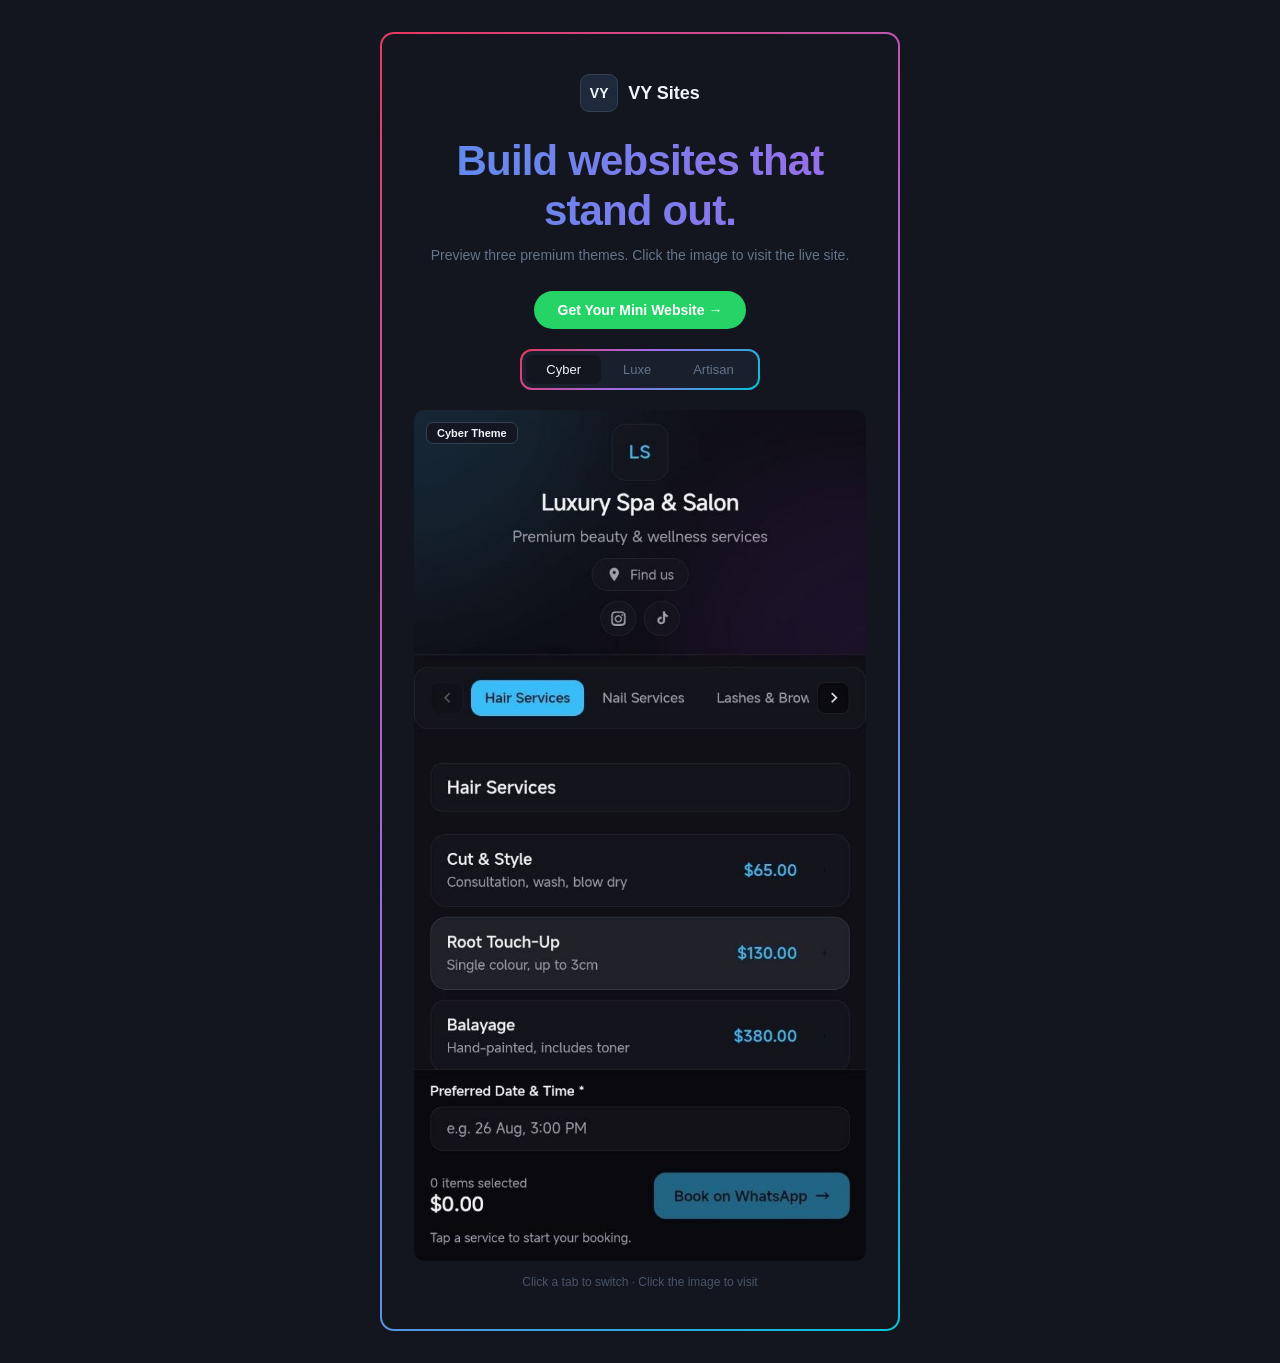
<file: index.html>
<!DOCTYPE html>
<html lang="en">
<head>
  <meta http-equiv="Content-Type" content="text/html; charset=UTF-8">
  <meta name="viewport" content="width=device-width, initial-scale=1">
  <title>VY Sites — Premium Website Themes</title>
  <meta name="description" content="Explore Cyber, Luxe, and Artisan website themes by VY Sites.">
  <link rel="icon" href="./logo.png" type="image/png">
  <style>
    *, *::before, *::after { box-sizing: border-box; margin: 0; padding: 0; }

    body {
      background: #13161f;
      min-height: 100vh;
      display: flex;
      align-items: center;
      justify-content: center;
      font-family: -apple-system, BlinkMacSystemFont, 'Segoe UI', Roboto, sans-serif;
      color: #f1f5f9;
      padding: 32px 20px;
    }

    /* Viewport-edge border on desktop - removed */

    /* Mobile: card with gradient border — same on all screen sizes */
    .page-border {
      padding: 2px;
      border-radius: 14px;
      background: linear-gradient(135deg, #e8395e 0%, #9b6dea 50%, #00c6d7 100%);
      width: 100%;
      max-width: 520px;
    }

    .container {
      background: #13161f;
      border-radius: 12px;
      padding: 40px 32px;
      width: 100%;
      display: flex;
      flex-direction: column;
      align-items: center;
    }

    /* Logo */
    .logo-row {
      display: flex;
      align-items: center;
      gap: 10px;
      margin-bottom: 24px;
    }

    .logo-icon {
      width: 38px;
      height: 38px;
      border-radius: 9px;
      background: #1e293b;
      border: 1px solid #334155;
      display: flex;
      align-items: center;
      justify-content: center;
    }

    .logo-icon span {
      font-weight: 700;
      font-size: 14px;
      color: #f1f5f9;
    }

    .logo-name {
      font-size: 18px;
      font-weight: 700;
      color: #f1f5f9;
    }

    h1 {
      font-size: clamp(26px, 5vw, 42px);
      font-weight: 700;
      letter-spacing: -0.02em;
      background: linear-gradient(90deg, #5b8dee, #9b6dea);
      -webkit-background-clip: text;
      -webkit-text-fill-color: transparent;
      background-clip: text;
      text-align: center;
      line-height: 1.2;
      margin-bottom: 10px;
    }

    .subtitle {
      color: #64748b;
      font-size: 14px;
      text-align: center;
      margin-bottom: 28px;
    }

    /* Tabs with gradient border */
    .tabs-border {
      padding: 2px;
      border-radius: 12px;
      background: linear-gradient(135deg, #e8395e 0%, #9b6dea 50%, #00c6d7 100%);
      margin-bottom: 20px;
    }

    .tabs {
      display: inline-flex;
      background: #1a1f2e;
      border-radius: 10px;
      padding: 4px;
      gap: 2px;
    }

    .tab {
      background: none;
      border: none;
      cursor: pointer;
      padding: 7px 20px;
      border-radius: 7px;
      font-size: 13px;
      font-weight: 500;
      color: #64748b;
      transition: all 0.2s;
    }

    .tab.active {
      background: #13161f;
      color: #f1f5f9;
    }

    .tab:hover:not(.active) {
      color: #cbd5e1;
    }

    /* Preview — no border */
    .preview-wrapper {
      width: 100%;
      border-radius: 10px;
      overflow: hidden;
      position: relative;
    }

    #preview-img {
      width: 100%;
      height: auto;
      display: block;
    }

    .preview-label {
      position: absolute;
      top: 12px;
      left: 12px;
      background: rgba(19, 22, 31, 0.85);
      backdrop-filter: blur(6px);
      border: 1px solid #334155;
      border-radius: 7px;
      padding: 4px 10px;
      font-size: 11px;
      font-weight: 600;
      color: #f1f5f9;
    }

    .preview-cta {
      position: absolute;
      bottom: 0;
      left: 0;
      right: 0;
      display: flex;
      justify-content: center;
      padding-bottom: 18px;
      text-decoration: none;
    }

    .preview-cta span {
      background: #ffffff;
      color: #13161f;
      border-radius: 999px;
      padding: 9px 20px;
      font-size: 13px;
      font-weight: 600;
      box-shadow: 0 2px 10px rgba(0,0,0,0.4);
      transition: opacity 0.2s;
    }

    .preview-cta:hover span {
      opacity: 0.85;
    }

    .hint {
      margin-top: 14px;
      color: #475569;
      font-size: 12px;
      text-align: center;
    }

    .wa-btn {
      display: inline-block;
      background: #25d366;
      color: #fff;
      text-decoration: none;
      font-size: 14px;
      font-weight: 600;
      padding: 11px 24px;
      border-radius: 999px;
      margin-bottom: 20px;
      transition: background 0.2s;
    }

    .wa-btn:hover {
      background: #1ebe5d;
    }
  </style>
</head>
<body>

  <div class="page-border">
    <div class="container">

      <div class="logo-row">
        <div class="logo-icon"><span>VY</span></div>
        <span class="logo-name">VY Sites</span>
      </div>

      <h1>Build websites that stand out.</h1>
      <p class="subtitle">Preview three premium themes. Click the image to visit the live site.</p>

      <a href="https://wa.me/60102697127?text=I%20want%20mini%20website" target="_blank" class="wa-btn">
        Get Your Mini Website →
      </a>

      <div class="tabs-border">
        <div class="tabs">
          <button class="tab active" id="tab-cyber"   onclick="switchTheme('cyber')">Cyber</button>
          <button class="tab"        id="tab-luxe"    onclick="switchTheme('luxe')">Luxe</button>
          <button class="tab"        id="tab-artisan" onclick="switchTheme('artisan')">Artisan</button>
        </div>
      </div>

      <div class="preview-wrapper">
        <a id="preview-link" href="https://vysites.com/cyber" target="_blank">
          <img id="preview-img" src="./cyber.jpg" alt="Cyber Theme Preview" />
        </a>
        <div id="preview-label" class="preview-label">Cyber Theme</div>
      </div>

      <p class="hint">Click a tab to switch · Click the image to visit</p>

    </div>
  </div>

  <script>
    var themes = {
      cyber:   { img: './cyber.jpg',   label: 'Cyber Theme',   url: 'https://vysites.com/cyber',   btn: 'Visit Cyber →' },
      luxe:    { img: './luxe.jpg',    label: 'Luxe Theme',    url: 'https://vysites.com/luxe',    btn: 'Visit Luxe →' },
      artisan: { img: './artisan.jpg', label: 'Artisan Theme', url: 'https://vysites.com/artisan', btn: 'Visit Artisan →' }
    };

    function switchTheme(name) {
      var t = themes[name];
      document.getElementById('preview-img').src = t.img;
      document.getElementById('preview-img').alt = t.label + ' Preview';
      document.getElementById('preview-label').textContent = t.label;
      document.getElementById('preview-link').href = t.url;
      ['cyber', 'luxe', 'artisan'].forEach(function(id) {
        document.getElementById('tab-' + id).classList.toggle('active', id === name);
      });
    }
  </script>

</body>
</html>
</file>
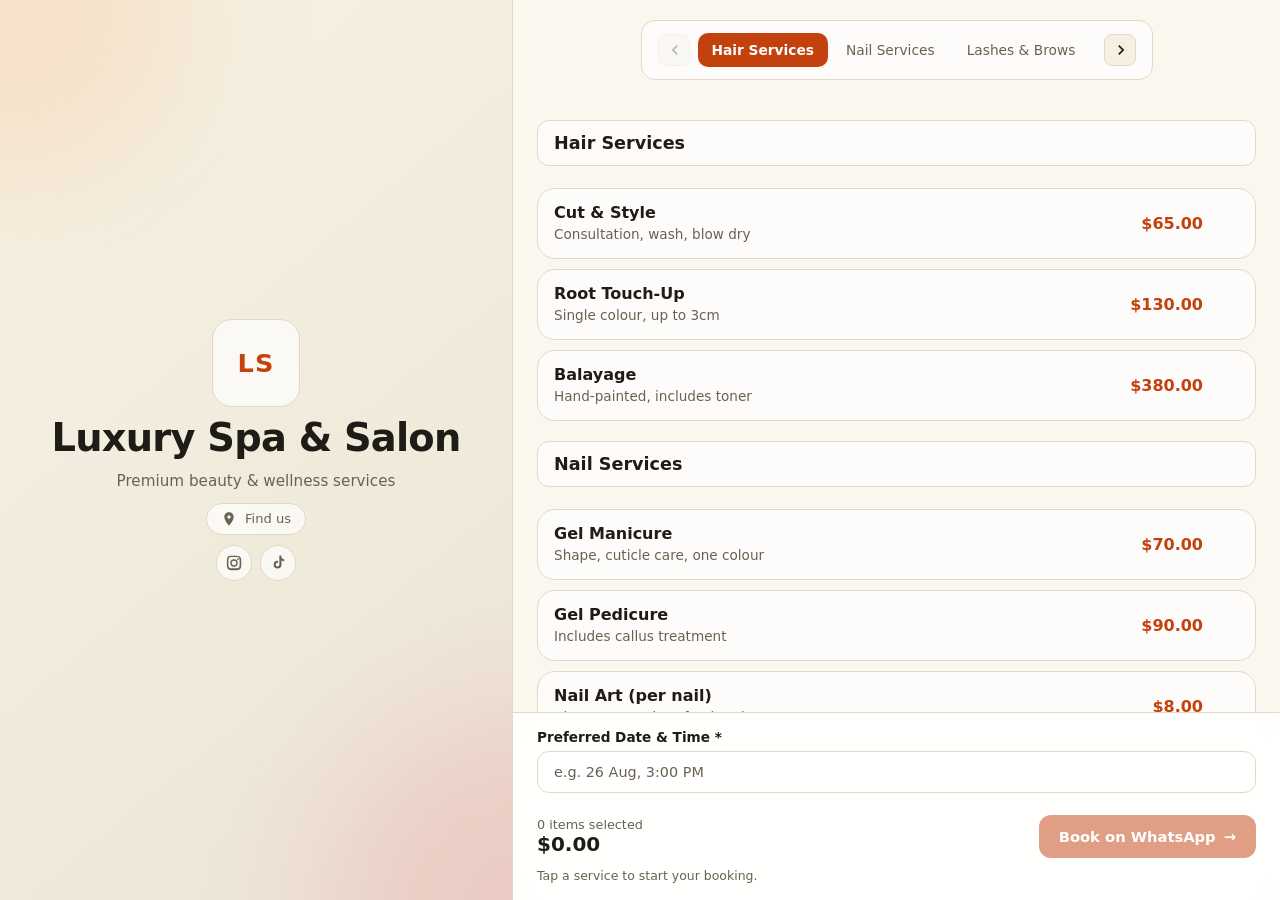
<file: artisan/index.html>
<!DOCTYPE html>
<html lang="en">
<head>
    <meta charset="UTF-8">
    <meta name="viewport" content="width=device-width, initial-scale=1.0, viewport-fit=cover">
    <title>Digital Storefront</title>
    <meta name="description" content="" data-meta-description>
    <meta name="theme-color" content="#0a0a0f">
    <meta name="apple-mobile-web-app-capable" content="yes">
    <meta name="apple-mobile-web-app-status-bar-style" content="black-translucent">
    <meta name="mobile-web-app-capable" content="yes">

    <meta property="og:type" content="website">
    <meta property="og:title" content="" data-meta-title>
    <meta property="og:description" content="" data-meta-description>
    <meta property="og:image" content="" data-meta-image>
    <meta name="twitter:card" content="summary_large_image">
    <meta name="twitter:title" content="" data-meta-title>
    <meta name="twitter:description" content="" data-meta-description>
    <meta name="twitter:image" content="" data-meta-image>


    <style>
/* Theme tokens: add a new client look by adding one [data-theme] block. */
:root[data-theme="cyber"] {
  color-scheme: dark;
  --bg: #0a0a0f;
  --hero-from: #12121a;
  --hero-to: #08080c;
  --panel: rgba(24, 24, 32, 0.4);
  --surface: rgba(24, 24, 32, 0.6);
  --surface-hover: rgba(39, 39, 48, 0.75);
  --bar: rgba(9, 9, 13, 0.85);
  --border: #27272f;
  --border-strong: #3f3f4a;
  --text: #f4f4f5;
  --text-muted: #a1a1aa;
  --accent: #38bdf8;
  --accent-hover: #7dd3fc;
  --accent-text: #04121c;
  --accent-soft: rgba(56, 189, 248, 0.12);
  --glow-a: #38bdf8;
  --glow-b: #a855f7;
  --radius: 16px;
  --font: "Inter", ui-sans-serif, system-ui, -apple-system, "Segoe UI", sans-serif;
}

:root[data-theme="luxe"] {
  color-scheme: light;
  --bg: #faf7f2;
  --hero-from: #faf7f2;
  --hero-to: #f2ece1;
  --panel: rgba(255, 255, 255, 0.45);
  --surface: rgba(255, 255, 255, 0.72);
  --surface-hover: #ffffff;
  --bar: rgba(255, 255, 255, 0.88);
  --border: #e6dccb;
  --border-strong: #cbbda3;
  --text: #1c1917;
  --text-muted: #6b6459;
  --accent: #b48a3c;
  --accent-hover: #9c742c;
  --accent-text: #ffffff;
  --accent-soft: rgba(180, 138, 60, 0.12);
  --glow-a: #d4af37;
  --glow-b: #8c6b2f;
  --radius: 14px;
  --font: "Cormorant Garamond", "Times New Roman", Georgia, serif;
}

:root[data-theme="artisan"] {
  color-scheme: light;
  --bg: #f5f0e1;
  --hero-from: #f7f2e4;
  --hero-to: #ebe5d5;
  --panel: rgba(255, 255, 255, 0.42);
  --surface: rgba(255, 255, 255, 0.7);
  --surface-hover: #ffffff;
  --bar: rgba(255, 255, 255, 0.9);
  --border: #e3d9c2;
  --border-strong: #c9b894;
  --text: #1f1b16;
  --text-muted: #6a6152;
  --accent: #c2410c;
  --accent-hover: #9a3412;
  --accent-text: #ffffff;
  --accent-soft: rgba(194, 65, 12, 0.1);
  --glow-a: #f97316;
  --glow-b: #e11d48;
  --radius: 18px;
  --font: "Inter", ui-sans-serif, system-ui, -apple-system, "Segoe UI", sans-serif;
}

*,
*::before,
*::after {
  box-sizing: border-box;
}

[hidden] {
  display: none !important;
}

html,
body {
  margin: 0;
  height: 100%;
}

body {
  font-family: var(--font);
  background: var(--bg);
  color: var(--text);
  -webkit-font-smoothing: antialiased;
  -webkit-tap-highlight-color: transparent;
}

.app {
  display: flex;
  flex-direction: column;
  height: 100vh;
  height: 100dvh;
  overflow: hidden;
}

/* ---------- Hero ---------- */
.hero {
  position: relative;
  flex: 0 0 auto;
  display: flex;
  flex-direction: column;
  align-items: center;
  justify-content: center;
  gap: 12px;
  padding: 20px 20px 18px;
  text-align: center;
  background: linear-gradient(140deg, var(--hero-from), var(--hero-to));
  overflow: hidden;
}

.hero__glow {
  position: absolute;
  inset: 0;
  opacity: 0.12;
  pointer-events: none;
}

.hero__glow::before,
.hero__glow::after {
  content: "";
  position: absolute;
  width: 24rem;
  height: 24rem;
  border-radius: 9999px;
  filter: blur(72px);
}

.hero__glow::before {
  top: 0;
  left: 0;
  background: var(--glow-a);
  transform: translate(-50%, -50%);
}

.hero__glow::after {
  right: 0;
  bottom: 0;
  background: var(--glow-b);
  transform: translate(50%, 50%);
}

.hero__inner {
  position: relative;
  z-index: 1;
  display: flex;
  flex-direction: column;
  align-items: center;
  gap: 10px;
  max-width: 34rem;
  min-width: 0;
}

.hero__logo {
  display: grid;
  place-items: center;
  width: 56px;
  height: 56px;
  border-radius: 14px;
  border: 1px solid var(--border);
  background: var(--surface);
  font-size: 1.1rem;
  font-weight: 700;
  letter-spacing: 0.04em;
  color: var(--accent);
  overflow: hidden;
}

.hero__logo img {
  width: 100%;
  height: 100%;
  object-fit: cover;
}

.hero__name {
  margin: 0;
  font-size: clamp(1.4rem, 5vw, 2.4rem);
  line-height: 1.1;
  font-weight: 700;
  letter-spacing: -0.02em;
  overflow-wrap: anywhere;
}

.hero__tagline {
  margin: 0;
  font-size: 0.95rem;
  line-height: 1.5;
  color: var(--text-muted);
  overflow-wrap: anywhere;
}

.badge {
  display: inline-flex;
  align-items: center;
  gap: 8px;
  padding: 7px 14px;
  border-radius: 9999px;
  border: 1px solid var(--border);
  background: var(--surface);
  font-size: 0.82rem;
  color: var(--text-muted);
  text-decoration: none;
  cursor: pointer;
  transition: border-color 0.18s ease, color 0.18s ease;
}

.badge:hover {
  border-color: var(--accent);
  color: var(--text);
}

.badge:hover .badge__icon {
  fill: var(--accent);
}

.badge__icon {
  width: 16px;
  height: 16px;
  fill: var(--text-muted);
  transition: fill 0.18s ease;
}

/* ---------- Catalogue panel ---------- */
.panel {
  display: flex;
  flex: 1;
  flex-direction: column;
  min-height: 0;
  background: var(--panel);
  border-top: 1px solid var(--border);
  overflow: hidden;
}

.tabs-wrapper {
  margin: 12px auto 0;
  width: min(100%, 32rem);
  flex: 0 0 auto;
}

.tabs-container {
  display: flex;
  align-items: center;
  gap: 8px;
  padding: 12px 16px;
  background: var(--surface);
  border: 1px solid var(--border);
  border-radius: 14px;
  min-height: 60px;
}

.tabs {
  display: flex;
  gap: 4px;
  flex: 1;
  overflow-x: auto;
  scrollbar-width: none;
  scroll-behavior: smooth;
}

.tabs::-webkit-scrollbar {
  display: none;
}

.tabs.simple-mode {
  display: flex;
  gap: 4px;
  padding: 10px;
  background: var(--surface);
  border: 1px solid var(--border);
  border-radius: 14px;
  overflow-x: auto;
  scrollbar-width: none;
}

.tabs.simple-mode .tab {
  flex: 1 0 auto;
}

.tabs-nav {
  display: grid;
  place-items: center;
  width: 32px;
  height: 32px;
  border: 1px solid var(--border);
  border-radius: 8px;
  background: var(--bg);
  color: var(--text);
  cursor: pointer;
  transition: border-color 0.18s ease, background 0.18s ease;
  flex: 0 0 auto;
}

.tabs-nav:hover {
  border-color: var(--accent);
  background: var(--accent-soft);
  color: var(--accent);
}

.tabs-nav:disabled {
  opacity: 0.3;
  cursor: not-allowed;
}

.tabs-nav--left {
  margin-left: 0;
}

.tabs-nav--right {
  margin-right: 0;
}

.tab {
  flex: 0 0 auto;
  padding: 9px 14px;
  border: 0;
  border-radius: 10px;
  background: transparent;
  color: var(--text-muted);
  font: inherit;
  font-size: 0.86rem;
  font-weight: 500;
  cursor: pointer;
  transition: background 0.18s ease, color 0.18s ease;
  white-space: nowrap;
}

.tab[aria-selected="true"] {
  background: var(--accent);
  color: var(--accent-text);
  font-weight: 700;
}

.catalogue {
  flex: 1;
  min-height: 0;
  max-height: 100%;
  overflow-y: auto;
  overscroll-behavior: contain;
  -webkit-overflow-scrolling: touch;
  padding: 14px 16px 18px;
}

.card-list {
  display: grid;
  gap: 10px;
  max-width: 46rem;
  margin: 0 auto;
}

.category-header {
  margin: 20px 0 12px;
  padding: 12px 16px;
  background: var(--surface);
  border: 1px solid var(--border);
  border-radius: 12px;
  font-size: 1.1rem;
  font-weight: 700;
  color: var(--text);
  scroll-margin-top: 100px;
}

.category-header--sticky {
  position: sticky;
  top: 0;
  z-index: 10;
  backdrop-filter: blur(12px);
}

.card {
  display: flex;
  align-items: center;
  border: 1px solid var(--border);
  border-radius: var(--radius);
  background: var(--surface);
  user-select: none;
  transition: border-color 0.18s ease, background 0.18s ease, transform 0.12s ease;
}

.card:hover:not([data-sold-out]) {
  border-color: var(--border-strong);
  background: var(--surface-hover);
}

.card:has(.card__main:active) {
  transform: scale(0.985);
}

.card[data-selected="true"] {
  border-color: var(--accent);
  background: var(--accent-soft);
}

.card[data-sold-out] {
  opacity: 0.45;
}

/* The card's own hit area — the stepper is a sibling, never nested inside it. */
.card__main {
  display: flex;
  flex: 1;
  align-items: center;
  gap: 14px;
  min-width: 0;
  padding: 14px 16px;
  border: 0;
  border-radius: inherit;
  background: transparent;
  color: inherit;
  font: inherit;
  text-align: left;
  cursor: pointer;
}

.card__main[disabled] {
  cursor: not-allowed;
}

.card__aside {
  display: flex;
  align-items: center;
  padding-right: 14px;
}

.card__body {
  flex: 1;
  min-width: 0;
}

.card__name {
  margin: 0;
  font-size: 1rem;
  font-weight: 600;
  overflow-wrap: anywhere;
}

.card[data-selected="true"] .card__name {
  color: var(--accent);
}

.card__desc {
  margin: 3px 0 0;
  font-size: 0.85rem;
  line-height: 1.4;
  color: var(--text-muted);
  overflow-wrap: anywhere;
}

.card__price {
  font-size: 1rem;
  font-weight: 700;
  color: var(--accent);
  white-space: nowrap;
}

.card__check {
  display: grid;
  place-items: center;
  width: 22px;
  height: 22px;
  border-radius: 9999px;
  border: 1px solid var(--border-strong);
  color: var(--accent-text);
  font-size: 0.7rem;
  cursor: pointer;
}

.card__check:hover {
  border-color: var(--accent);
}

.card[data-selected="true"] .card__check {
  background: var(--accent);
  border-color: var(--accent);
}

/* Quantity stepper */
.stepper {
  display: flex;
  align-items: center;
  gap: 2px;
  padding: 2px;
  border: 1px solid var(--border);
  border-radius: 9999px;
  background: var(--bg);
}

.stepper__btn {
  display: grid;
  place-items: center;
  width: 28px;
  height: 28px;
  border: 0;
  border-radius: 9999px;
  background: transparent;
  color: var(--text);
  font: inherit;
  font-size: 1rem;
  line-height: 1;
  cursor: pointer;
}

.stepper__btn:hover {
  background: var(--accent-soft);
  color: var(--accent);
}

.stepper__qty {
  min-width: 20px;
  text-align: center;
  font-size: 0.88rem;
  font-weight: 700;
  font-variant-numeric: tabular-nums;
}

.empty {
  padding: 28px 10px;
  text-align: center;
  color: var(--text-muted);
  font-size: 0.9rem;
}

/* ---------- Checkout bar ---------- */
.checkout {
  flex: 0 0 auto;
  border-top: 1px solid var(--border);
  background: var(--bar);
  backdrop-filter: blur(12px);
  padding: 12px 16px calc(12px + env(safe-area-inset-bottom));
}

.checkout__inner {
  display: flex;
  flex-direction: column;
  gap: 10px;
  max-width: 46rem;
  margin: 0 auto;
}

.basket {
  border: 1px solid var(--border);
  border-radius: 12px;
  background: var(--surface);
  overflow: hidden;
}

.basket__toggle {
  display: flex;
  align-items: center;
  justify-content: space-between;
  gap: 10px;
  width: 100%;
  padding: 10px 12px;
  border: 0;
  background: transparent;
  color: inherit;
  font: inherit;
  font-size: 0.85rem;
  cursor: pointer;
}

.basket__lines {
  display: grid;
  gap: 6px;
  max-height: 26vh;
  overflow-y: auto;
  overscroll-behavior: contain;
  padding: 0 12px 12px;
  font-size: 0.85rem;
  color: var(--text-muted);
}

.basket__line {
  display: flex;
  justify-content: space-between;
  gap: 12px;
}

.basket__line--fee {
  font-style: italic;
}

.checkout__row {
  display: flex;
  align-items: center;
  justify-content: space-between;
  gap: 12px;
}

.summary {
  min-width: 0;
}

.summary__count {
  font-size: 0.8rem;
  color: var(--text-muted);
}

.summary__total {
  font-size: 1.25rem;
  font-weight: 700;
  font-variant-numeric: tabular-nums;
}

.cta {
  display: inline-flex;
  align-items: center;
  gap: 8px;
  padding: 13px 20px;
  border: 0;
  border-radius: 12px;
  background: var(--accent);
  color: var(--accent-text);
  font: inherit;
  font-size: 0.92rem;
  font-weight: 700;
  cursor: pointer;
  transition: background 0.18s ease, transform 0.12s ease;
}

.cta:hover:not([disabled]) {
  background: var(--accent-hover);
}

.cta:active:not([disabled]) {
  transform: scale(0.97);
}

.cta[disabled] {
  opacity: 0.5;
  cursor: not-allowed;
}

.hint {
  margin: 0;
  font-size: 0.78rem;
  color: var(--text-muted);
  min-height: 1rem;
}

.datetime-field {
  margin-bottom: 12px;
}

.datetime-label {
  display: block;
  margin-bottom: 6px;
  font-size: 0.85rem;
  font-weight: 600;
  color: var(--text);
}

.datetime-input {
  width: 100%;
  padding: 12px 16px;
  border: 1px solid var(--border);
  border-radius: 12px;
  background: var(--surface);
  color: var(--text);
  font: inherit;
  font-size: 0.9rem;
  outline: none;
  transition: border-color 0.18s ease;
}

.datetime-input::placeholder {
  color: var(--text-muted);
}

.datetime-input:focus {
  border-color: var(--accent);
}

/* ---------- Branch Selection Modal ---------- */
.modal-overlay {
  position: fixed;
  inset: 0;
  background: rgba(0, 0, 0, 0.7);
  display: flex;
  align-items: center;
  justify-content: center;
  z-index: 1000;
  opacity: 0;
  visibility: hidden;
  transition: opacity 0.3s ease, visibility 0.3s ease;
}

.modal-overlay.active {
  opacity: 1;
  visibility: visible;
}

.modal {
  position: relative;
  background: var(--bg);
  border: 1px solid var(--border);
  border-radius: var(--radius);
  max-width: 400px;
  width: 90%;
  max-height: 80vh;
  overflow-y: auto;
  transform: scale(0.9);
  transition: transform 0.3s ease;
}

.modal-overlay.active .modal {
  transform: scale(1);
}

.modal__header {
  padding: 20px 50px 20px 20px;
  border-bottom: 1px solid var(--border);
}

.modal__title {
  margin: 0;
  font-size: 1.25rem;
  font-weight: 700;
  color: var(--text);
}

.modal__body {
  padding: 20px;
}

.modal__close {
  position: absolute;
  top: 16px;
  right: 16px;
  background: transparent;
  border: none;
  color: var(--text-muted);
  font-size: 1.5rem;
  cursor: pointer;
  padding: 4px;
  line-height: 1;
}

.modal__close:hover {
  color: var(--text);
}

.branch-list {
  display: flex;
  flex-direction: column;
  gap: 10px;
}

.branch-item {
  display: flex;
  align-items: center;
  justify-content: space-between;
  padding: 16px;
  border: 1px solid var(--border);
  border-radius: 12px;
  background: var(--surface);
  cursor: pointer;
  transition: border-color 0.18s ease, background 0.18s ease;
}

.branch-item:hover {
  border-color: var(--accent);
  background: var(--surface-hover);
}

.branch-item__name {
  font-weight: 600;
  color: var(--text);
}

.branch-item__phone {
  font-size: 0.85rem;
  color: var(--text-muted);
}

.pop {
  animation: pop 0.25s ease;
}

@keyframes pop {
  0% { transform: scale(1); }
  45% { transform: scale(1.12); }
  100% { transform: scale(1); }
}

:focus-visible {
  outline: 2px solid var(--accent);
  outline-offset: 2px;
}

@media (prefers-reduced-motion: reduce) {
  *,
  *::before,
  *::after {
    animation-duration: 0.001ms !important;
    transition-duration: 0.001ms !important;
  }
}

/* ---------- Hero extras: socials ---------- */
.hero__meta {
  display: flex;
  flex-wrap: wrap;
  align-items: center;
  justify-content: center;
  gap: 10px;
}

.socials {
  display: flex;
  flex-wrap: wrap;
  align-items: center;
  justify-content: center;
  gap: 8px;
}

.social {
  display: inline-flex;
  align-items: center;
  gap: 8px;
  padding: 8px;
  border-radius: 9999px;
  border: 1px solid var(--border);
  background: var(--surface);
  color: var(--text-muted);
  text-decoration: none;
  transition: color 0.18s ease, border-color 0.18s ease;
}

.social:hover {
  border-color: var(--accent);
  color: var(--accent);
}

.social svg {
  width: 18px;
  height: 18px;
  fill: currentColor;
}

.socials--labelled .social {
  padding: 8px 14px;
  border-radius: 9999px;
  font-size: 0.82rem;
}

/* ---------- Desktop split layout ---------- */
@media (min-width: 768px) {
  .app {
    flex-direction: row;
  }

  .hero {
    flex: 0 0 40%;
    padding: 40px;
    gap: 16px;
  }

  .hero__logo {
    width: 88px;
    height: 88px;
    border-radius: 20px;
    font-size: 1.6rem;
  }

  .panel {
    flex: 1;
    border-top: 0;
    border-left: 1px solid var(--border);
  }

  .tabs-wrapper {
    margin-top: 20px;
  }

  .catalogue {
    padding: 20px 24px 24px;
  }

  .checkout {
    padding: 16px 24px;
  }
}

    </style>
</head>
<body>
    <main class="app">
        <!-- Branding -->
        <header class="hero">
            <div class="hero__glow" aria-hidden="true"></div>
            <div class="hero__inner">
                <div class="hero__logo" id="logo"></div>
                <h1 class="hero__name" id="business-name"></h1>
                <p class="hero__tagline" id="tagline"></p>
                <a class="badge" id="status-badge" href="#" target="_blank" rel="noopener noreferrer">
                    <svg class="badge__icon" viewBox="0 0 24 24" aria-hidden="true">
                        <path d="M12 2C8.13 2 5 5.13 5 9c0 5.25 7 13 7 13s7-7.75 7-13c0-3.87-3.13-7-7-7zm0 9.5c-1.38 0-2.5-1.12-2.5-2.5s1.12-2.5 2.5-2.5 2.5 1.12 2.5 2.5-1.12 2.5-2.5 2.5z"/>
                    </svg>
                    <span id="status-text"></span>
                </a>
                <div class="hero__meta">
                    <div class="socials" id="socials" aria-label="Social links" hidden></div>
                </div>
            </div>
        </header>

        <!-- Catalogue -->
        <section class="panel" aria-label="Menu">
            <div class="tabs-wrapper" id="tabs-wrapper">
                <div class="tabs-container" id="tabs-container" hidden>
                    <button class="tabs-nav tabs-nav--left" id="tabs-nav-left" aria-label="Scroll categories left">
                        <svg viewBox="0 0 24 24" width="20" height="20" fill="currentColor">
                            <path d="M15.41 7.41L14 6l-6 6 6 6 1.41-1.41L10.83 12z"/>
                        </svg>
                    </button>
                    <div class="tabs" id="tabs" role="tablist" aria-label="Categories"></div>
                    <button class="tabs-nav tabs-nav--right" id="tabs-nav-right" aria-label="Scroll categories right">
                        <svg viewBox="0 0 24 24" width="20" height="20" fill="currentColor">
                            <path d="M10 6L8.59 7.41 13.17 12l-4.58 4.59L10 18l6-6z"/>
                        </svg>
                    </button>
                </div>
            </div>
            <div class="catalogue" id="catalogue"></div>

            <!-- Checkout -->
            <div class="checkout">
                <div class="checkout__inner">
                    <div class="basket" id="basket" hidden>
                        <button type="button" class="basket__toggle" id="basket-toggle"
                                aria-expanded="false" aria-controls="basket-lines">
                            <span id="basket-label"></span>
                            <span aria-hidden="true">View</span>
                        </button>
                        <div class="basket__lines" id="basket-lines" hidden></div>
                    </div>

                    <div class="checkout__row">
                        <div class="summary">
                            <div class="summary__count" id="count" aria-live="polite"></div>
                            <div class="summary__total" id="total"></div>
                        </div>
                        <button type="button" class="cta" id="cta" disabled>
                            Order on WhatsApp
                            <span aria-hidden="true">&rarr;</span>
                        </button>
                    </div>

                    <p class="hint" id="hint" aria-live="polite"></p>
                </div>
            </div>
        </section>
    </main>

    <!-- Branch Selection Modal -->
    <div class="modal-overlay" id="branch-modal" aria-hidden="true">
        <div class="modal" role="dialog" aria-modal="true" aria-labelledby="modal-title">
            <button class="modal__close" id="modal-close" aria-label="Close modal">&times;</button>
            <div class="modal__header">
                <h2 class="modal__title" id="modal-title">Select Branch</h2>
            </div>
            <div class="modal__body">
                <div class="branch-list" id="branch-list"></div>
            </div>
        </div>
    </div>

    <script src="config.js"></script>
    <script>
    /* ---- shared.js ---- */
/*
 * Shared functionality: branding, socials, formatting.
 * No business data lives in this file.
 */
function money(amount) {
  const { symbol, locale, decimals } = CONFIG.currency;
  return `${symbol}${amount.toLocaleString(locale, {
    minimumFractionDigits: decimals,
    maximumFractionDigits: decimals,
  })}`;
}

function initials(name) {
  return name
    .split(/\s+/)
    .filter(Boolean)
    .slice(0, 2)
    .map((word) => word[0].toUpperCase())
    .join("");
}

function resolveTheme() {
  return CONFIG.theme;
}

/* ---------- social icons ---------- */

/* Simple monochrome glyphs so no icon font or CDN is needed. */
const SOCIAL_PATHS = {
  instagram:
    "M12 2.2c-2.7 0-3 0-4.1.1-1 0-1.7.2-2.3.4-.6.3-1.1.6-1.6 1.1S3.2 4.9 3 5.5c-.2.6-.4 1.3-.4 2.3C2.5 9 2.5 9.3 2.5 12s0 3 .1 4.1c0 1 .2 1.7.4 2.3.3.6.6 1.1 1.1 1.6s1 .8 1.6 1.1c.6.2 1.3.4 2.3.4 1.1.1 1.4.1 4.1.1s3 0 4.1-.1c1 0 1.7-.2 2.3-.4.6-.3 1.1-.6 1.6-1.1s.8-1 1.1-1.6c.2-.6.4-1.3.4-2.3.1-1.1.1-1.4.1-4.1s0-3-.1-4.1c0-1-.2-1.7-.4-2.3-.3-.6-.6-1.1-1.1-1.6s-1-.8-1.6-1.1c-.6-.2-1.3-.4-2.3-.4C15 2.2 14.7 2.2 12 2.2zm0 1.8c2.7 0 2.9 0 4 .1.8 0 1.2.2 1.5.3.4.1.7.3 1 .6.3.3.5.6.6 1 .1.3.3.7.3 1.5.1 1.1.1 1.3.1 4s0 2.9-.1 4c0 .8-.2 1.2-.3 1.5-.1.4-.3.7-.6 1-.3.3-.6.5-1 .6-.3.1-.7.3-1.5.3-1.1.1-1.3.1-4 .1s-2.9 0-4-.1c-.8 0-1.2-.2-1.5-.3-.4-.1-.7-.3-1-.6-.3-.3-.5-.6-.6-1-.1-.3-.3-.7-.3-1.5-.1-1.1-.1-1.3-.1-4s0-2.9.1-4c0-.8.2-1.2.3-1.5.1-.4.3-.7.6-1 .3-.3.6-.5 1-.6.3-.1.7-.3 1.5-.3 1.1-.1 1.3-.1 4-.1zm0 3.1a4.9 4.9 0 100 9.8 4.9 4.9 0 000-9.8zm0 8a3.1 3.1 0 110-6.2 3.1 3.1 0 010 6.2zm6.3-8.2a1.15 1.15 0 11-2.3 0 1.15 1.15 0 012.3 0z",
  facebook:
    "M13.5 21v-8h2.7l.4-3.1h-3.1V7.9c0-.9.3-1.5 1.6-1.5h1.6V3.6c-.3 0-1.3-.1-2.4-.1-2.4 0-4 1.5-4 4.1v2.3H7.6V13h2.7v8h3.2z",
  tiktok:
    "M16.6 2h-2.8v12.2a2.4 2.4 0 11-2.4-2.4c.3 0 .5 0 .7.1V9c-.2 0-.5-.1-.7-.1a5.2 5.2 0 105.2 5.2V8.4c1 .8 2.3 1.3 3.7 1.3V6.9a3.7 3.7 0 01-3.7-3.7V2z",
  youtube:
    "M21.6 7.2c-.2-.9-.9-1.6-1.8-1.8C18.2 5 12 5 12 5s-6.2 0-7.8.4c-.9.2-1.6.9-1.8 1.8C2 8.8 2 12 2 12s0 3.2.4 4.8c.2.9.9 1.6 1.8 1.8C5.8 19 12 19 12 19s6.2 0 7.8-.4c.9-.2 1.6-.9 1.8-1.8.4-1.6.4-4.8.4-4.8s0-3.2-.4-4.8zM10 15.2V8.8L15.5 12 10 15.2z",
  google:
    "M21.4 10.2h-9v3.6h5.2a5.3 5.3 0 01-5.2 3.9 5.7 5.7 0 110-11.4c1.4 0 2.7.5 3.7 1.4l2.6-2.6A9.4 9.4 0 0012.4 2.5a9.5 9.5 0 100 19c5.3 0 9.1-3.7 9.1-9 0-.8-.1-1.5-.1-2.3z",
  whatsapp:
    "M12 2a9.9 9.9 0 00-8.5 15L2 22l5.1-1.4A9.9 9.9 0 1012 2zm0 1.8a8.1 8.1 0 11-4.2 15l-.3-.2-3 .8.8-2.9-.2-.3A8.1 8.1 0 0112 3.8zm-3.6 4c-.2 0-.5.1-.7.4-.3.3-.9 1-.9 2s.7 2 1 2.4c.3.4 1.8 2.9 4.5 3.9 2.2.9 2.7.7 3.2.7.5-.1 1.6-.7 1.8-1.3.2-.6.2-1.2.2-1.3-.1-.1-.3-.2-.5-.3l-1.8-.9c-.2-.1-.4-.1-.6.1l-.8 1c-.1.2-.3.2-.5.1a6.6 6.6 0 01-3.3-2.9c-.1-.2 0-.4.1-.5l.6-.7c.1-.2.2-.3.1-.5l-.8-1.8c-.2-.4-.4-.4-.5-.4h-.1z",
};

function socialIcon(label) {
  const key = label.toLowerCase().replace(/[^a-z]/g, "");
  const path = SOCIAL_PATHS[key];
  if (!path) return null;
  const svg = document.createElementNS("http://www.w3.org/2000/svg", "svg");
  svg.setAttribute("viewBox", "0 0 24 24");
  svg.setAttribute("aria-hidden", "true");
  svg.setAttribute("focusable", "false");
  const shape = document.createElementNS("http://www.w3.org/2000/svg", "path");
  shape.setAttribute("d", path);
  svg.append(shape);
  return svg;
}

function renderSocials(container, options = {}) {
  if (!container) return;
  const socials = CONFIG.socials || [];
  container.hidden = socials.length === 0;
  container.replaceChildren(
    ...socials.flatMap((social) => {
      const icon = socialIcon(social.label);
      if (!icon) return []; // skip unrecognised platforms
      const link = document.createElement("a");
      link.className = "social";
      link.href = social.url;
      link.target = "_blank";
      link.rel = "noopener noreferrer";
      link.setAttribute("aria-label", `${CONFIG.business.name} on ${social.label}`);
      link.append(icon);
      if (options.showLabels) {
        const text = document.createElement("span");
        text.className = "social__label";
        text.textContent = social.label;
        link.append(text);
      }
      return [link];
    })
  );
}

/* ---------- branding ---------- */

function applyBranding() {
  const { business } = CONFIG;
  document.documentElement.dataset.theme = resolveTheme();
  document.title = business.pageTitle || business.name;

  const set = (id, text) => {
    const node = document.getElementById(id);
    if (node) node.textContent = text || "";
  };
  set("business-name", business.name);
  set("tagline", business.tagline);
  set("status-text", business.status);

  const badge = document.getElementById("status-badge");
  if (badge) {
    badge.hidden = !business.status;
    if (business.mapLink) {
      badge.href = business.mapLink;
    }
  }

  const logo = document.getElementById("logo");
  if (logo) {
    if (business.logo) {
      const img = document.createElement("img");
      img.src = business.logo;
      img.alt = `${business.name} logo`;
      logo.replaceChildren(img);
    } else {
      logo.textContent = initials(business.name);
    }
  }

  document.querySelectorAll("[data-meta-description]").forEach((tag) => {
    tag.setAttribute("content", business.description || business.tagline);
  });
  document.querySelectorAll("[data-meta-title]").forEach((tag) => {
    tag.setAttribute("content", business.pageTitle || business.name);
  });
  if (business.shareImage) {
    document.querySelectorAll("[data-meta-image]").forEach((tag) => {
      tag.setAttribute("content", business.shareImage);
    });
  }

  document.querySelectorAll("[data-keep-params]").forEach((link) => {
    if (typeof withParams === "function") {
      link.href = withParams(link.getAttribute("href"));
    }
  });
}

function whatsappLink(message) {
  const phone = String(CONFIG.whatsapp.phone).replace(/\D/g, "");
  if (!phone) return "";
  return `https://wa.me/${phone}?text=${encodeURIComponent(message)}`;
}

    /* ---- app.js ---- */
/*
 * Rendering + basket state. No business data lives in this file.
 */
/* Scoped per business so previewing another preset never inherits its basket. */
const STORAGE_KEY = `vae-basket-v1:${CONFIG.business.name}`;
const basket = new Map(); // itemId -> quantity

const el = {
  socials: document.getElementById("socials"),
  tabsWrapper: document.getElementById("tabs-wrapper"),
  tabsContainer: document.getElementById("tabs-container"),
  tabs: document.getElementById("tabs"),
  tabsNavLeft: document.getElementById("tabs-nav-left"),
  tabsNavRight: document.getElementById("tabs-nav-right"),
  catalogue: document.getElementById("catalogue"),
  basket: document.getElementById("basket"),
  basketToggle: document.getElementById("basket-toggle"),
  basketLabel: document.getElementById("basket-label"),
  basketLines: document.getElementById("basket-lines"),
  count: document.getElementById("count"),
  total: document.getElementById("total"),
  cta: document.getElementById("cta"),
  hint: document.getElementById("hint"),
  branchModal: document.getElementById("branch-modal"),
  branchList: document.getElementById("branch-list"),
  modalClose: document.getElementById("modal-close"),
};

// Store observer for cleanup
let scrollspyObserver = null;
// Flag to suppress scrollspy highlights during programmatic scrolling
let isProgrammaticScroll = false;

const labels = CONFIG.labels || {};

const itemIndex = new Map();
CONFIG.categories.forEach((category) =>
  category.items.forEach((item) => itemIndex.set(item.id, { ...item, category: category.label }))
);

/* ---------- helpers ---------- */

function feeTotal() {
  return (CONFIG.fees || []).reduce((sum, fee) => sum + fee.amount, 0);
}

function itemsTotal() {
  let sum = 0;
  basket.forEach((qty, id) => {
    const item = itemIndex.get(id);
    if (item) sum += item.price * qty;
  });
  return sum;
}

function itemCount() {
  let sum = 0;
  basket.forEach((qty) => {
    sum += qty;
  });
  return sum;
}

/* ---------- rendering ---------- */

function shouldUseAdvancedNavigation() {
  return CONFIG.categories.length >= 4;
}

function renderTabs() {
  const advanced = shouldUseAdvancedNavigation();

  if (advanced) {
    // Advanced mode: show the full tabs-container (with arrow buttons)
    if (el.tabsContainer) el.tabsContainer.hidden = false;

    // Render pills into the existing #tabs div inside tabs-container
    if (!el.tabs) return;
    el.tabs.className = "tabs";

    // Remove any previous keydown listener before re-adding to prevent accumulation
    if (el.tabs._keydownHandler) {
      el.tabs.removeEventListener("keydown", el.tabs._keydownHandler);
    }
    el.tabs._keydownHandler = onTabKeydown;

    el.tabs.replaceChildren(
      ...CONFIG.categories.map((category, index) => {
        const tab = document.createElement("button");
        tab.type = "button";
        tab.className = "tab";
        tab.id = `tab-${category.id}`;
        tab.setAttribute("role", "tab");
        tab.textContent = category.label;
        tab.setAttribute("aria-selected", String(index === 0));
        tab.setAttribute("aria-controls", `panel-${category.id}`);
        tab.tabIndex = index === 0 ? 0 : -1;
        tab.addEventListener("click", () => selectCategory(category.id));
        return tab;
      })
    );
    el.tabs.addEventListener("keydown", el.tabs._keydownHandler);
    setupTabsNavigation();
  } else {
    // Simple mode: hide tabs-container entirely, inject a standalone pill row
    if (el.tabsContainer) el.tabsContainer.hidden = true;

    // Remove any previously injected simple-mode row
    const existing = el.tabsWrapper && el.tabsWrapper.querySelector(".tabs.simple-mode");
    if (existing) existing.remove();

    if (!el.tabsWrapper) return;

    const simpleRow = document.createElement("div");
    simpleRow.className = "tabs simple-mode";
    simpleRow.setAttribute("role", "tablist");
    simpleRow.setAttribute("aria-label", "Categories");

    CONFIG.categories.forEach((category, index) => {
      const tab = document.createElement("button");
      tab.type = "button";
      tab.className = "tab";
      tab.id = `tab-${category.id}`;
      tab.setAttribute("role", "tab");
      tab.textContent = category.label;
      tab.setAttribute("aria-selected", String(index === 0));
      tab.setAttribute("aria-controls", `panel-${category.id}`);
      tab.tabIndex = index === 0 ? 0 : -1;
      tab.addEventListener("click", () => selectCategory(category.id));
      simpleRow.appendChild(tab);
    });

    simpleRow.addEventListener("keydown", onTabKeydown);
    el.tabsWrapper.appendChild(simpleRow);

    // Point el.tabs at the new row so the rest of the code can use it
    el.tabs = simpleRow;
  }
}

function card(item) {
  const selected = basket.has(item.id);
  const soldOut = item.available === false;

  const wrapper = document.createElement("div");
  wrapper.className = "card";
  wrapper.dataset.itemId = item.id;
  wrapper.dataset.selected = String(selected);
  if (soldOut) {
    wrapper.dataset.soldOut = "true";
  }

  const button = document.createElement("button");
  button.type = "button";
  button.className = "card__main";
  button.setAttribute("aria-pressed", String(selected));
  button.disabled = soldOut;

  const body = document.createElement("div");
  body.className = "card__body";
  const name = document.createElement("h3");
  name.className = "card__name";
  name.textContent = soldOut ? `${item.name} — sold out` : item.name;
  body.append(name);
  if (item.desc) {
    const desc = document.createElement("p");
    desc.className = "card__desc";
    desc.textContent = item.desc;
    body.append(desc);
  }

  const price = document.createElement("span");
  price.className = item.price ? "card__price" : "card__price card__price--quote";
  price.textContent = item.price ? money(item.price) : item.note || "On quote";

  button.append(body, price);
  button.addEventListener("click", () => toggleItem(item.id));

  const aside = document.createElement("div");
  aside.className = "card__aside";
  const checkOrStepper = selected ? stepper(item) : check();
  if (!selected) {
    checkOrStepper.addEventListener("click", () => toggleItem(item.id));
  }
  aside.append(checkOrStepper);

  wrapper.append(button, aside);
  return wrapper;
}

function check() {
  const mark = document.createElement("button");
  mark.type = "button";
  mark.className = "card__check";
  mark.setAttribute("aria-hidden", "true");
  mark.setAttribute("tabindex", "-1");
  mark.textContent = "+";
  mark.style.cursor = "pointer";
  mark.style.border = "none";
  mark.style.background = "transparent";
  mark.style.padding = "0";
  return mark;
}

function stepper(item) {
  const wrap = document.createElement("div");
  wrap.className = "stepper";

  const minus = document.createElement("button");
  minus.type = "button";
  minus.className = "stepper__btn";
  minus.textContent = "−";
  minus.setAttribute("aria-label", `Remove one ${item.name}`);
  minus.dataset.control = "minus";
  minus.addEventListener("click", () => changeQty(item.id, -1));

  const qty = document.createElement("span");
  qty.className = "stepper__qty";
  qty.textContent = String(basket.get(item.id));

  const plus = document.createElement("button");
  plus.type = "button";
  plus.className = "stepper__btn";
  plus.textContent = "+";
  plus.setAttribute("aria-label", `Add one ${item.name}`);
  plus.dataset.control = "plus";
  plus.addEventListener("click", () => changeQty(item.id, 1));

  wrap.append(minus, qty, plus);
  return wrap;
}

function renderCatalogue(activeId) {
  el.catalogue.replaceChildren(
    ...CONFIG.categories.map((category) => {
      const panel = document.createElement("div");
      panel.className = "card-list";
      panel.id = `panel-${category.id}`;
      panel.setAttribute("role", "tabpanel");
      panel.setAttribute("aria-labelledby", `tab-${category.id}`);

      // Show all categories in advanced navigation mode, or single category in simple mode
      if (shouldUseAdvancedNavigation()) {
        panel.hidden = false;
        // Add category header with a stable id for the IntersectionObserver
        const header = document.createElement("h2");
        header.className = "category-header";
        header.id = `header-${category.id}`;
        header.textContent = category.label;
        panel.prepend(header);
      } else {
        panel.hidden = category.id !== activeId;
      }

      if (!category.items.length) {
        const empty = document.createElement("p");
        empty.className = "empty";
        empty.textContent = "Nothing here yet — check the other categories.";
        panel.append(empty);
      } else {
        panel.append(...category.items.map(card));
      }
      return panel;
    })
  );
}

function renderBasket() {
  const count = itemCount();
  const items = itemsTotal();
  const fees = count ? feeTotal() : 0;

  el.count.textContent = count === 1 ? "1 item selected" : `${count} items selected`;
  el.total.textContent = money(items + fees);
  el.total.classList.remove("pop");
  if (count) {
    void el.total.offsetWidth;
    el.total.classList.add("pop");
  }

  el.basket.hidden = count === 0;
  el.basketLabel.textContent = count === 1 ? "1 item in basket" : `${count} items in basket`;

  const lines = [];
  basket.forEach((qty, id) => {
    const item = itemIndex.get(id);
    if (!item) return;
    lines.push({
      label: `${qty}× ${item.name}`,
      value: item.price ? money(item.price * qty) : item.note || "On quote",
    });
  });
  (CONFIG.fees || []).forEach((fee) => {
    if (count) lines.push({ label: fee.label, value: money(fee.amount), fee: true });
  });

  el.basketLines.replaceChildren(
    ...lines.map((line) => {
      const row = document.createElement("div");
      row.className = line.fee ? "basket__line basket__line--fee" : "basket__line";
      const label = document.createElement("span");
      label.textContent = line.label;
      const value = document.createElement("span");
      value.textContent = line.value;
      row.append(label, value);
      return row;
    })
  );

  const belowMinimum = CONFIG.minimumOrder && items > 0 && items < CONFIG.minimumOrder;
  const dateTimeMissing = CONFIG.niche === "services" && count > 0 && !getDateTimeValue();
  el.cta.disabled = count === 0 || belowMinimum || dateTimeMissing;
  if (!count) {
    el.hint.textContent = labels.emptyHint || "Tap an item to start your order.";
  } else if (belowMinimum) {
    const scope = feeTotal() ? " before fees" : "";
    el.hint.textContent = `Minimum order is ${money(CONFIG.minimumOrder)}${scope} — add ${money(
      CONFIG.minimumOrder - items
    )} more.`;
  } else if (dateTimeMissing) {
    el.hint.textContent = "Please enter your preferred date & time.";
  } else {
    el.hint.textContent = "";
  }
}

/* ---------- state ---------- */

function selectCategory(categoryId) {
  Array.from(el.tabs.children).forEach((tab) => {
    const active = tab.id === `tab-${categoryId}`;
    tab.setAttribute("aria-selected", String(active));
    tab.tabIndex = active ? 0 : -1;
  });

  if (shouldUseAdvancedNavigation()) {
    // Suppress scrollspy while we programmatically scroll to the section
    isProgrammaticScroll = true;
    clearTimeout(selectCategory._timer);
    const panel = el.catalogue.querySelector(`#panel-${categoryId}`);
    if (panel) {
      panel.scrollIntoView({ behavior: "smooth", block: "start" });
    }
    // Re-enable scrollspy after the smooth-scroll animation finishes (~600ms)
    selectCategory._timer = setTimeout(() => { isProgrammaticScroll = false; }, 600);
  } else {
    Array.from(el.catalogue.children).forEach((panel) => {
      panel.hidden = panel.id !== `panel-${categoryId}`;
    });
    el.catalogue.scrollTop = 0;
  }
}

function onTabKeydown(event) {
  const tabs = Array.from(el.tabs.children);
  const current = tabs.findIndex((tab) => tab.getAttribute("aria-selected") === "true");
  const offset = event.key === "ArrowRight" ? 1 : event.key === "ArrowLeft" ? -1 : 0;
  if (!offset) return;
  event.preventDefault();
  const next = tabs[(current + offset + tabs.length) % tabs.length];
  if (shouldUseAdvancedNavigation()) {
    const categoryId = next.id.replace("tab-", "");
    highlightTab(categoryId);
    centerTab(categoryId);
    // Suppress scrollspy during keyboard-initiated scroll (same as click path)
    isProgrammaticScroll = true;
    clearTimeout(onTabKeydown._timer);
    const panel = el.catalogue.querySelector(`#panel-${categoryId}`);
    if (panel) {
      panel.scrollIntoView({ behavior: "smooth", block: "start" });
    }
    onTabKeydown._timer = setTimeout(() => { isProgrammaticScroll = false; }, 600);
  } else {
    selectCategory(next.id.replace("tab-", ""));
  }
  next.focus();
}

function activeCategoryId() {
  const active = Array.from(el.tabs.children).find(
    (tab) => tab.getAttribute("aria-selected") === "true"
  );
  return active ? active.id.replace("tab-", "") : CONFIG.categories[0].id;
}

/* Re-rendering a category drops focus, so put it back where the user left it. */
function focusTarget() {
  const focused = document.activeElement;
  const card = focused && focused.closest ? focused.closest(".card") : null;
  if (!card) return null;
  return { itemId: card.dataset.itemId, control: focused.dataset.control || "main" };
}

function restoreFocus(target) {
  if (!target) return;
  const card = el.catalogue.querySelector(`[data-item-id="${target.itemId}"]`);
  if (!card) return;
  const next =
    card.querySelector(`[data-control="${target.control}"]`) || card.querySelector(".card__main");
  if (next) next.focus();
}

/* ---------- Advanced Navigation Functions ---------- */

function setupTabsNavigation() {
  if (!el.tabsNavLeft || !el.tabsNavRight || !el.tabs) return;

  // Use named handlers stored on the elements so we can remove them before
  // re-adding, preventing listener accumulation on repeated renderTabs() calls.
  if (el.tabsNavLeft._clickHandler) {
    el.tabsNavLeft.removeEventListener("click", el.tabsNavLeft._clickHandler);
  }
  if (el.tabsNavRight._clickHandler) {
    el.tabsNavRight.removeEventListener("click", el.tabsNavRight._clickHandler);
  }
  if (el.tabs._scrollHandler) {
    el.tabs.removeEventListener("scroll", el.tabs._scrollHandler);
  }

  el.tabsNavLeft._clickHandler = () => el.tabs.scrollBy({ left: -200, behavior: "smooth" });
  el.tabsNavRight._clickHandler = () => el.tabs.scrollBy({ left: 200, behavior: "smooth" });
  el.tabs._scrollHandler = updateNavArrows;

  el.tabsNavLeft.addEventListener("click", el.tabsNavLeft._clickHandler);
  el.tabsNavRight.addEventListener("click", el.tabsNavRight._clickHandler);
  el.tabs.addEventListener("scroll", el.tabs._scrollHandler);

  updateNavArrows();
}

function updateNavArrows() {
  if (!el.tabs || !el.tabsNavLeft || !el.tabsNavRight) return;
  const maxScroll = Math.max(0, el.tabs.scrollWidth - el.tabs.clientWidth);
  el.tabsNavLeft.disabled = el.tabs.scrollLeft <= 0;
  el.tabsNavRight.disabled = maxScroll === 0 || el.tabs.scrollLeft >= maxScroll;
}

function setupScrollspy(activeId) {
  if (!el.catalogue) return;

  // Tear down any previous observer
  if (scrollspyObserver) {
    scrollspyObserver.disconnect();
    scrollspyObserver = null;
  }

  // Remove any legacy scroll listener
  if (el.catalogue._scrollHandler) {
    el.catalogue.removeEventListener("scroll", el.catalogue._scrollHandler);
    delete el.catalogue._scrollHandler;
  }

  scrollspyObserver = new IntersectionObserver(
    (entries) => {
      // Skip observer-driven highlights while a click/keyboard scroll is in flight
      if (isProgrammaticScroll) return;

      // Collect all headers that are currently intersecting
      entries.forEach((entry) => {
        entry.target._isIntersecting = entry.isIntersecting;
      });

      // Walk the categories in DOM order and pick the first visible header
      for (const category of CONFIG.categories) {
        const header = el.catalogue.querySelector(`#header-${category.id}`);
        if (header && header._isIntersecting) {
          highlightTab(category.id);
          centerTab(category.id);
          return;
        }
      }

      // If nothing is intersecting (e.g. scrolled past all headers) pick the
      // last category whose header is above the viewport mid-point.
      let best = CONFIG.categories[0].id;
      for (const category of CONFIG.categories) {
        const header = el.catalogue.querySelector(`#header-${category.id}`);
        if (!header) continue;
        const rect = header.getBoundingClientRect();
        const catalogueRect = el.catalogue.getBoundingClientRect();
        if (rect.top < catalogueRect.top + catalogueRect.height * 0.5) {
          best = category.id;
        }
      }
      highlightTab(best);
      centerTab(best);
    },
    {
      root: el.catalogue,
      rootMargin: "-15% 0px -60% 0px",
      threshold: 0,
    }
  );

  // Observe every category header
  CONFIG.categories.forEach((category) => {
    const header = el.catalogue.querySelector(`#header-${category.id}`);
    if (header) {
      header._isIntersecting = false;
      scrollspyObserver.observe(header);
    }
  });

  // Highlight the currently-active tab (not always the first one)
  const initialId = activeId || CONFIG.categories[0].id;
  highlightTab(initialId);
  centerTab(initialId);
}

function highlightTab(categoryId) {
  if (!el.tabs || !el.tabs.children) return;

  Array.from(el.tabs.children).forEach((tab) => {
    const active = tab.id === `tab-${categoryId}`;
    tab.setAttribute("aria-selected", String(active));
    tab.tabIndex = active ? 0 : -1;
  });
}

function centerTab(categoryId) {
  if (!el.tabs) return;
  const tab = el.tabs.querySelector(`#tab-${categoryId}`);
  if (!tab) return;

  // scrollIntoView with nearest block prevents the page from scrolling;
  // inline: center keeps the active pill horizontally centred in the strip.
  tab.scrollIntoView({ behavior: "smooth", block: "nearest", inline: "center" });
}

function refreshCards() {
  const target = focusTarget();
  // Preserve scroll position so a basket interaction doesn't jump the user back to the top
  const savedScrollTop = el.catalogue ? el.catalogue.scrollTop : 0;
  const activeId = activeCategoryId();
  renderCatalogue(activeId);
  if (el.catalogue) el.catalogue.scrollTop = savedScrollTop;
  // Re-attach scrollspy on the fresh DOM nodes, restoring the active tab
  if (shouldUseAdvancedNavigation()) {
    setupScrollspy(activeId);
  }
  renderBasket();
  restoreFocus(target);
  save();
}

function toggleItem(itemId) {
  if (basket.has(itemId)) {
    basket.delete(itemId);
  } else {
    basket.set(itemId, 1);
  }
  refreshCards();
}

function changeQty(itemId, delta) {
  const next = (basket.get(itemId) || 0) + delta;
  if (next <= 0) {
    basket.delete(itemId);
  } else {
    basket.set(itemId, Math.min(next, 99));
  }
  refreshCards();
}

function save() {
  try {
    localStorage.setItem(STORAGE_KEY, JSON.stringify(Array.from(basket.entries())));
  } catch (error) {
    /* private mode — basket simply will not persist */
  }
}

function restore() {
  try {
    const stored = JSON.parse(localStorage.getItem(STORAGE_KEY) || "[]");
    stored.forEach(([id, qty]) => {
      const item = itemIndex.get(id);
      if (item && item.available !== false && Number.isFinite(qty) && qty > 0) {
        basket.set(id, Math.min(qty, 99));
      }
    });
  } catch (error) {
    /* corrupt storage — start with an empty basket */
  }
}

/* ---------- checkout ---------- */

function orderReference() {
  return Math.random().toString(36).slice(2, 6).toUpperCase();
}

/* ---------- Branch Selection Modal ---------- */

function showBranchModal() {
  // Clear existing branches
  el.branchList.innerHTML = "";

  // Add branch items
  CONFIG.branches.forEach((branch) => {
    const branchItem = document.createElement("div");
    branchItem.className = "branch-item";

    const nameSpan = document.createElement("span");
    nameSpan.className = "branch-item__name";
    nameSpan.textContent = branch.name;

    const phoneSpan = document.createElement("span");
    phoneSpan.className = "branch-item__phone";
    phoneSpan.textContent = "+" + String(branch.phone).replace(/^\+/, "");

    branchItem.append(nameSpan, phoneSpan);
    branchItem.addEventListener("click", () => selectBranch(branch));
    el.branchList.appendChild(branchItem);
  });

  // Show modal
  el.branchModal.classList.add("active");
  el.branchModal.setAttribute("aria-hidden", "false");
}

function hideBranchModal() {
  el.branchModal.classList.remove("active");
  el.branchModal.setAttribute("aria-hidden", "true");
}

function selectBranch(branch) {
  hideBranchModal();
  const message = buildMessage();
  const phone = String(branch.phone).replace(/\D/g, "");
  if (!phone) {
    el.hint.textContent = "No WhatsApp number configured for this branch.";
    return;
  }
  const url = `https://wa.me/${phone}?text=${encodeURIComponent(message)}`;
  window.open(url, "_blank", "noopener");
}

/* ---------- Dynamic Date/Time Field for Services Niche ---------- */

function updateButtonState() {
  const count = itemCount();
  const items = itemsTotal();
  const belowMinimum = CONFIG.minimumOrder && items > 0 && items < CONFIG.minimumOrder;
  const dateTimeMissing = CONFIG.niche === "services" && count > 0 && !getDateTimeValue();
  el.cta.disabled = count === 0 || belowMinimum || dateTimeMissing;
  if (dateTimeMissing && count > 0) {
    el.hint.textContent = "Please enter your preferred date & time.";
  } else if (!dateTimeMissing && count > 0 && !belowMinimum) {
    el.hint.textContent = "";
  }
}

function createDateTimeInput() {
  const wrapper = document.createElement("div");
  wrapper.className = "datetime-field";
  wrapper.id = "datetime-field";

  const label = document.createElement("label");
  label.className = "datetime-label";
  label.textContent = "Preferred Date & Time *";
  label.setAttribute("for", "datetime-input");

  const input = document.createElement("input");
  input.type = "text";
  input.id = "datetime-input";
  input.className = "datetime-input";
  input.placeholder = "e.g. 26 Aug, 3:00 PM";
  input.setAttribute("aria-label", "Preferred date and time");
  input.required = true;

  // Update button state on input
  input.addEventListener("input", () => {
    updateButtonState();
  });

  wrapper.appendChild(label);
  wrapper.appendChild(input);
  return wrapper;
}

function updateDateTimeField() {
  const existingField = document.getElementById("datetime-field");
  const checkoutInner = document.querySelector(".checkout__inner");

  if (CONFIG.niche === "services") {
    if (!existingField) {
      const field = createDateTimeInput();
      // Insert at the top of checkout__inner, before the basket
      checkoutInner.insertBefore(field, checkoutInner.firstChild);
    }
  } else {
    if (existingField) {
      existingField.remove();
    }
  }
}

function getDateTimeValue() {
  if (CONFIG.niche !== "services") return "";
  const input = document.getElementById("datetime-input");
  return input ? input.value.trim() : "";
}

function buildMessage() {
  const greeting = CONFIG.whatsapp.greeting.replace("{business_name}", CONFIG.business.name);
  const lines = [greeting, ""];
  basket.forEach((qty, id) => {
    const item = itemIndex.get(id);
    if (!item) return;
    const value = item.price ? money(item.price * qty) : item.note || "On quote";
    lines.push(`• ${qty}× ${item.name} — ${value}`);
  });
  (CONFIG.fees || []).forEach((fee) => lines.push(`• ${fee.label} — ${money(fee.amount)}`));
  lines.push("", `Total: ${money(itemsTotal() + feeTotal())}`, `Ref: #${orderReference()}`);
  if (CONFIG.whatsapp.closing) {
    const closing = CONFIG.whatsapp.closing.replace("{business_name}", CONFIG.business.name);
    lines.push("", closing);
  }
  const dateTime = getDateTimeValue();
  if (dateTime) {
    lines.push("", `Preferred Date/Time: ${dateTime}`);
  }
  return lines.join("\n");
}

function checkout() {
  if (!basket.size) return;

  // Validate date/time for services niche
  if (CONFIG.niche === "services") {
    const dateTimeInput = document.getElementById("datetime-input");
    if (!dateTimeInput || !dateTimeInput.value.trim()) {
      el.hint.textContent = "Please enter your preferred date & time.";
      if (dateTimeInput) {
        dateTimeInput.focus();
      }
      return;
    }
  }

  // Check if branches are enabled and configured
  if (CONFIG.useBranches && CONFIG.branches && CONFIG.branches.length > 0) {
    showBranchModal();
    return;
  }

  // Use default WhatsApp number if no branches
  const url = whatsappLink(buildMessage());
  if (!url) {
    el.hint.textContent = "No WhatsApp number configured yet.";
    return;
  }
  window.open(url, "_blank", "noopener");
}

/* ---------- boot ---------- */

applyBranding();
el.cta.firstChild.textContent = labels.cta || "Order on WhatsApp";
renderSocials(el.socials);
renderTabs();
restore();
renderCatalogue(CONFIG.categories[0].id);
renderBasket();
updateDateTimeField();

// Setup scrollspy after catalogue is rendered
if (shouldUseAdvancedNavigation()) {
  setupScrollspy();
}

el.cta.addEventListener("click", checkout);
el.basketToggle.addEventListener("click", () => {
  const expanded = el.basketToggle.getAttribute("aria-expanded") === "true";
  el.basketToggle.setAttribute("aria-expanded", String(!expanded));
  el.basketLines.hidden = expanded;
});

// Branch modal close button
el.modalClose.addEventListener("click", hideBranchModal);

// Close modal when clicking outside
el.branchModal.addEventListener("click", (e) => {
  if (e.target === el.branchModal) {
    hideBranchModal();
  }
});

    </script>

    <script>
    </script>
</body>
</html>
</file>
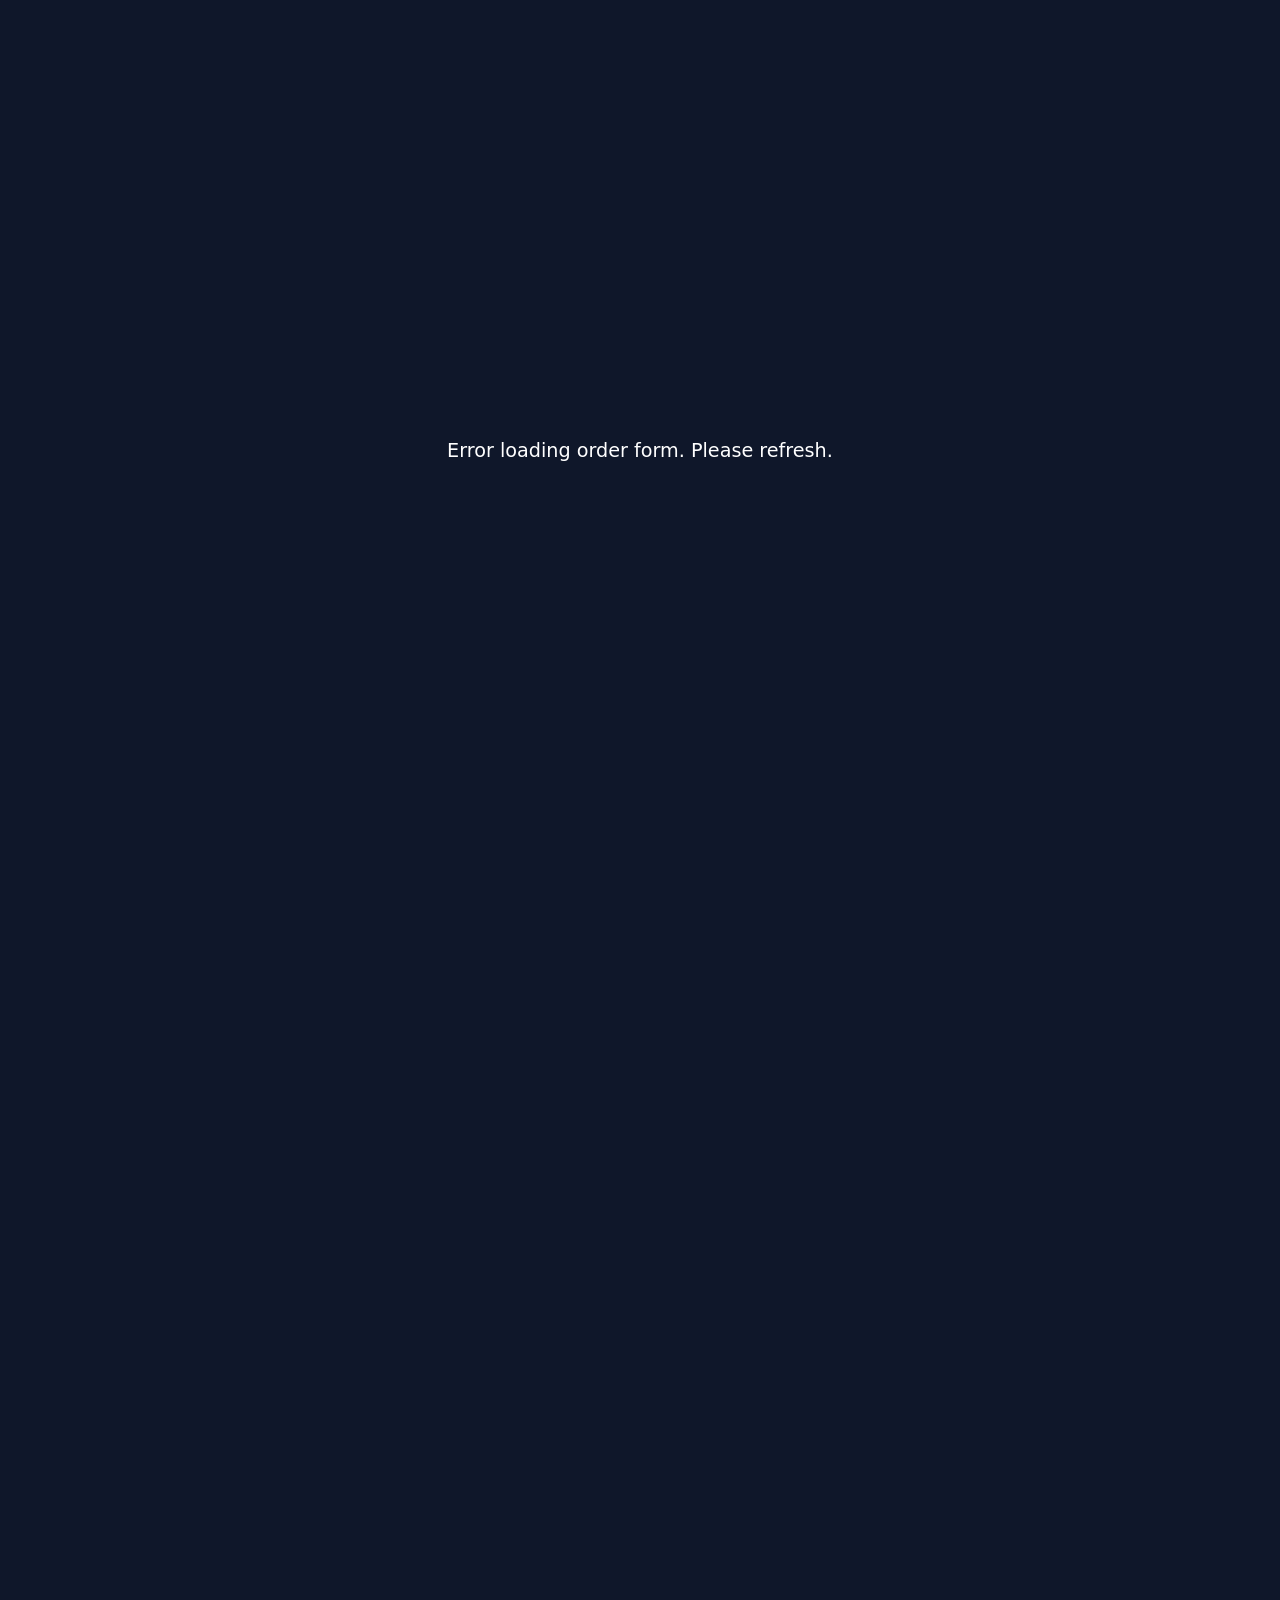
<file: repforms.html>
<!DOCTYPE html>
<html lang="en">
<head>
  <meta charset="UTF-8">
  <title>Rep Order Form | VY Sites</title>
  <style>
    body, html { 
      margin: 0; 
      padding: 0; 
      height: 100%; 
      overflow: hidden; 
      background: #0f172a; 
      color: #fff; 
      font-family: system-ui, -apple-system, sans-serif; 
    }
    #loading { 
      display: flex; 
      align-items: center; 
      justify-content: center; 
      height: 100vh; 
      text-align: center; 
      font-size: 1.2rem; 
    }
    #form-container { 
      width: 100%; 
      height: 100vh; 
    }
  </style>
</head>
<body>
  <div id="loading">Generating secure order ID...</div>

  <div id="form-container"></div>

  <script>
    async function loadFormWithGlobalID() {
      const urlParams = new URLSearchParams(window.location.search);

      // 1. Fetch sequential ID from Cloudflare Worker if order_id isn't in URL
      if (!urlParams.has('order_id')) {
        try {
          const response = await fetch('https://order-counter.thefakeemail976.workers.dev');
          const data = await response.json();
          
          if (data && data.order_id) {
            urlParams.set('order_id', data.order_id);
            const newUrl = window.location.pathname + '?' + urlParams.toString();
            window.history.replaceState(null, '', newUrl);
          }
        } catch (err) {
          console.error("Worker fetch failed:", err);
          document.getElementById('loading').innerText = "Error loading order form. Please refresh.";
          return;
        }
      }

      // 2. Hide loading screen
      document.getElementById('loading').style.display = 'none';

      // 3. Render Fillout form (passes order_id automatically via data-fillout-inherit-parameters)
      document.getElementById('form-container').innerHTML = `
        <div data-fillout-id="3wuF4gSz7Dus" 
             data-fillout-embed-type="fullscreen" 
             style="width:100%;height:100%;" 
             data-fillout-inherit-parameters>
        </div>
      `;

      // 4. Inject Fillout Embed Script
      const script = document.createElement('script');
      script.src = "https://server.fillout.com/embed/v1/";
      document.body.appendChild(script);
    }

    loadFormWithGlobalID();
  </script>
</body>
</html>
</file>
